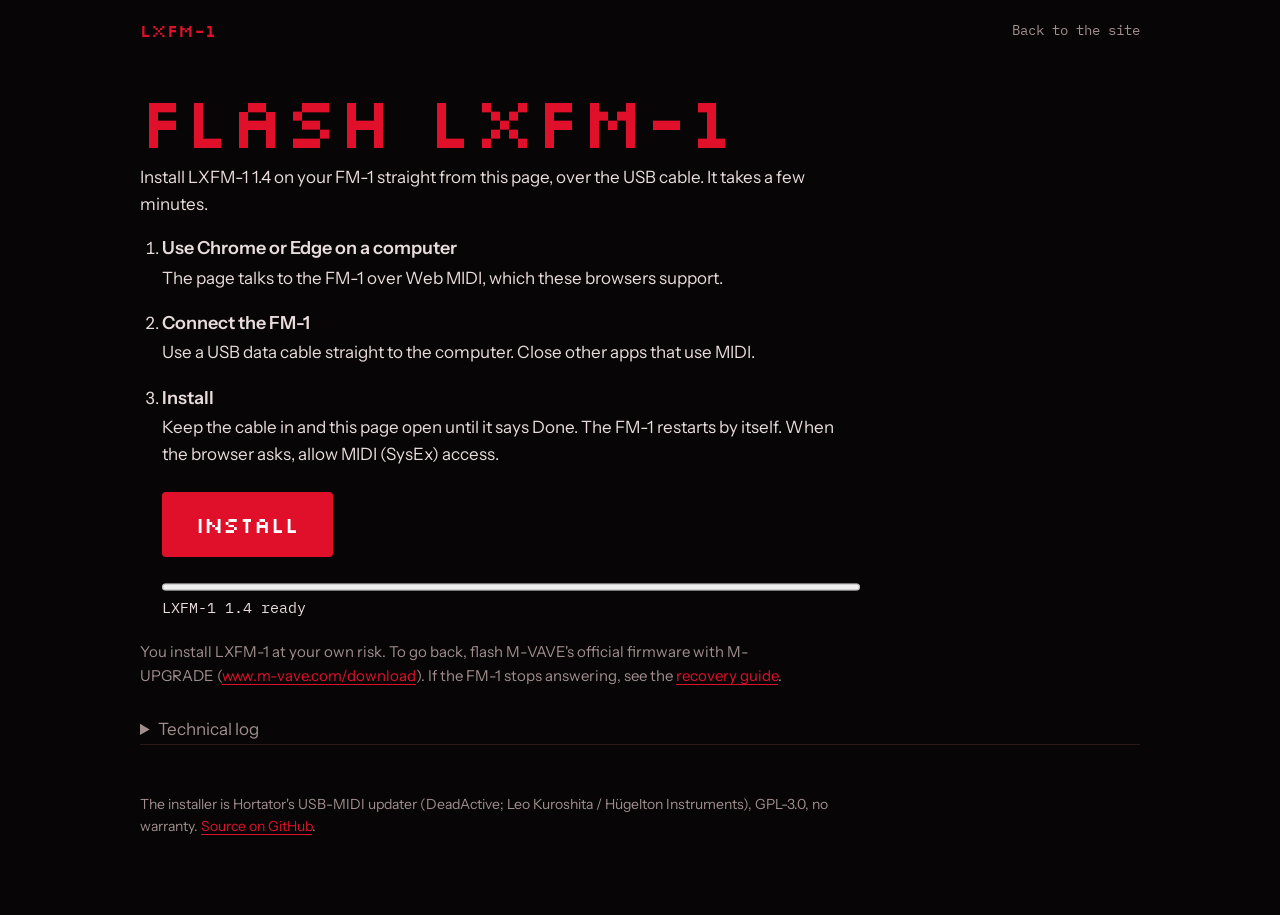
<file: flash.html>
<!DOCTYPE html>
<html lang="en">
<head>
<meta charset="utf-8">
<meta name="viewport" content="width=device-width, initial-scale=1">
<title>Flash LXFM-1</title>
<link rel="preconnect" href="https://fonts.googleapis.com">
<link rel="preconnect" href="https://fonts.gstatic.com" crossorigin>
<link href="https://fonts.googleapis.com/css2?family=Silkscreen&family=IBM+Plex+Mono:wght@400;500&family=Instrument+Sans:wght@400;500;600&display=swap" rel="stylesheet">
<link rel="stylesheet" href="style.css">
<style>
  .flash { max-width: 720px; }
  .flash ol { padding-left: 22px; }
  .flash li { margin-bottom: 18px; }
  .flash li h3 { font: 600 18px/1.3 var(--body); margin: 0 0 4px; }
  #go { font: 22px var(--display); padding: 18px 34px; background: var(--red); color: #fff; border: 0; border-radius: 4px;
    cursor: pointer; margin: 10px 0 14px; }
  #go:disabled { background: #3a1a1e; color: #8a7070; cursor: default; }
  #go:not(:disabled):hover { filter: brightness(1.15); }
  progress { width: 100%; height: 14px; accent-color: var(--red); }
  #status { font: 15px var(--mono); color: var(--text); min-height: 1.6em; }
  .risk { color: var(--muted); font-size: 15px; }
  details { margin-top: 28px; color: var(--muted); }
  pre { background: #000; border: 1px solid var(--line); padding: 12px; font: 12px/1.5 var(--mono); color: var(--red);
    max-height: 260px; overflow: auto; white-space: pre-wrap; }
</style>
</head>
<body>
<div class="wrap">
  <header class="top">
    <a class="brand" href="./">LXFM-1</a>
    <nav aria-label="Sections"><a href="./">Back to the site</a></nav>
  </header>
  <main class="flash">
    <h1 style="font: clamp(40px, 9vw, 72px)/1 var(--display); color: var(--red); margin: 24px 0 8px;">Flash LXFM-1</h1>
    <p>Install LXFM-1 1.4 on your FM-1 straight from this page, over the USB cable. It takes a few minutes.</p>
    <ol>
      <li><h3>Use Chrome or Edge on a computer</h3><p>The page talks to the FM-1 over Web MIDI, which these browsers support.</p></li>
      <li><h3>Connect the FM-1</h3><p>Use a USB data cable straight to the computer. Close other apps that use MIDI.</p></li>
      <li><h3>Install</h3>
        <p>Keep the cable in and this page open until it says Done. The FM-1 restarts by itself. When the browser asks, allow MIDI (SysEx) access.</p>
        <button id="go" disabled>Install</button>
        <progress id="bar" max="100" value="0"></progress>
        <p id="status" role="status">Loading the firmware…</p>
      </li>
    </ol>
    <p class="risk">You install LXFM-1 at your own risk. To go back, flash M-VAVE's official firmware with M-UPGRADE (<a href="https://www.m-vave.com/download">www.m-vave.com/download</a>). If the FM-1 stops answering, see the <a href="https://github.com/DeadActive/hortator/blob/main/docs/RECOVERY.md">recovery guide</a>.</p>
    <details>
      <summary>Technical log</summary>
      <pre id="log"></pre>
    </details>
  </main>
  <footer>
    <p>The installer is Hortator's USB-MIDI updater (DeadActive; Leo Kuroshita / Hügelton Instruments), GPL-3.0, no warranty.
      <a href="https://github.com/Narti-Live/lxfm-1">Source on GitHub</a>.</p>
  </footer>
</div>
<script type="module" src="flash.js"></script>
<script src="counter.js"></script>
</body>
</html>
</file>
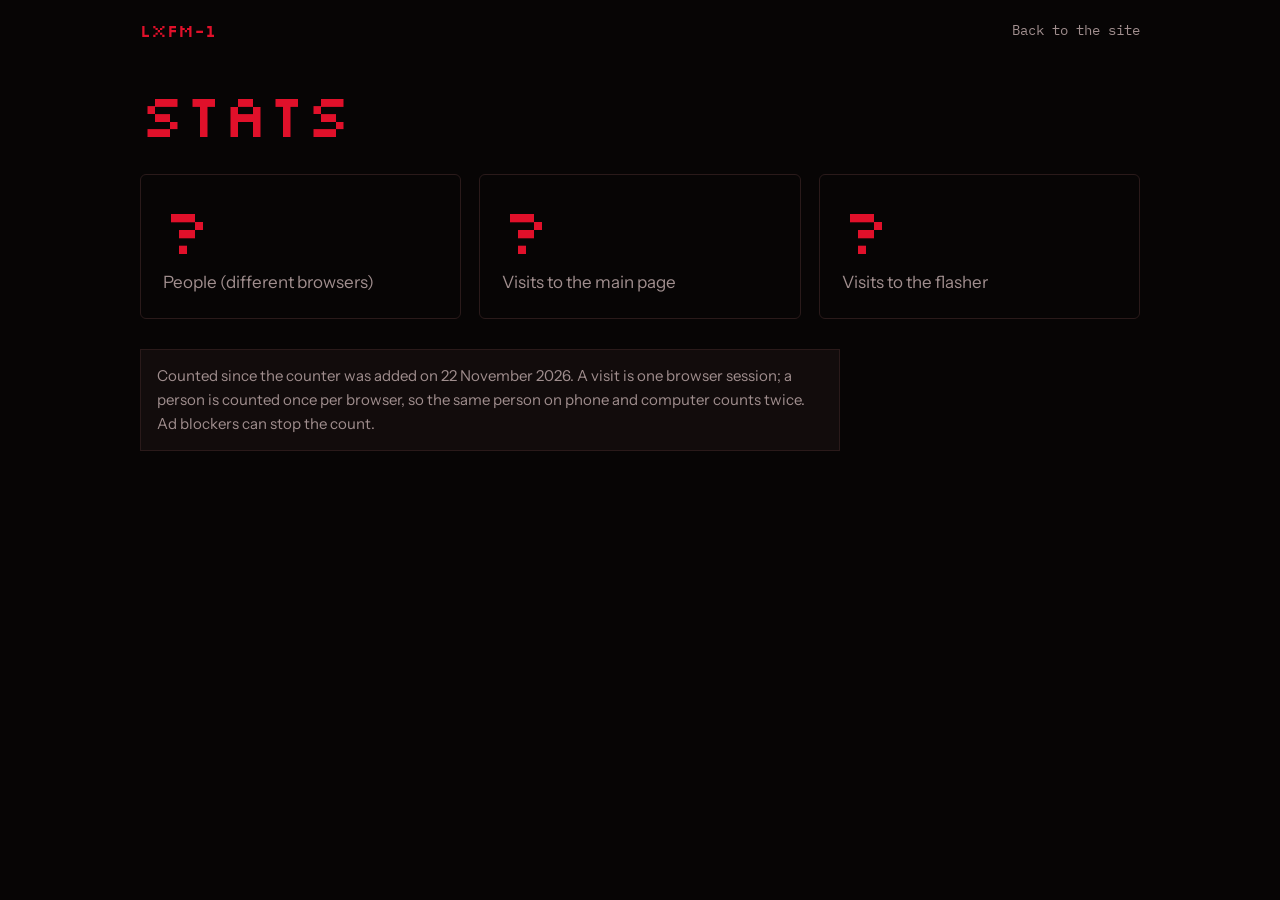
<file: stats.html>
<!DOCTYPE html>
<html lang="en">
<head>
<meta charset="utf-8">
<meta name="viewport" content="width=device-width, initial-scale=1">
<meta name="robots" content="noindex">
<title>LXFM-1 stats</title>
<link href="https://fonts.googleapis.com/css2?family=Silkscreen&family=IBM+Plex+Mono:wght@400;500&family=Instrument+Sans:wght@400;500;600&display=swap" rel="stylesheet">
<link rel="stylesheet" href="style.css">
<style>
  .stats { display: grid; grid-template-columns: repeat(auto-fit, minmax(200px, 1fr)); gap: 18px; margin: 30px 0; }
  .stat { border: 1px solid var(--line); border-radius: 6px; padding: 22px; }
  .stat b { display: block; font: clamp(40px, 10vw, 64px)/1 var(--display); color: var(--red); margin-bottom: 8px; }
  .stat span { color: var(--muted); }
</style>
</head>
<body>
<div class="wrap">
  <header class="top"><a class="brand" href="./">LXFM-1</a><nav><a href="./">Back to the site</a></nav></header>
  <main>
    <h1 style="font: clamp(36px, 8vw, 60px)/1 var(--display); color: var(--red); margin: 24px 0 0;">Stats</h1>
    <div class="stats">
      <div class="stat"><b id="visitors">…</b><span>People (different browsers)</span></div>
      <div class="stat"><b id="home-visits">…</b><span>Visits to the main page</span></div>
      <div class="stat"><b id="flash-visits">…</b><span>Visits to the flasher</span></div>
    </div>
    <p class="note">Counted since the counter was added on 22 November 2026. A visit is one browser session; a person is counted once per browser, so the same person on phone and computer counts twice. Ad blockers can stop the count.</p>
  </main>
</div>
<script>
  ["visitors", "home-visits", "flash-visits"].forEach(function (k) {
    fetch("https://abacus.jasoncameron.dev/get/narti-live-lxfm1/" + k)
      .then(function (r) { return r.ok ? r.json() : { value: 0 }; })
      .then(function (d) { document.getElementById(k).textContent = d.value || 0; })
      .catch(function () { document.getElementById(k).textContent = "?"; });
  });
</script>
</body>
</html>
</file>
<file: style.css>
:root {
  /* one visual world: the FM-1's red-on-black screen. Layout: a hardware strip as the hero, then a spec sheet */
  --bg: #070505;
  --panel: #120c0c;
  --line: #2a1a1a;
  --red: #e0102a;
  --red-dim: #5a0d16;
  --text: #e9dcdc;
  --muted: #a08e8e;
  --display: "Silkscreen", "Courier New", monospace;
  --mono: "IBM Plex Mono", ui-monospace, Menlo, monospace;
  --body: "Instrument Sans", system-ui, -apple-system, "Segoe UI", sans-serif;
  color-scheme: dark;
}
* { box-sizing: border-box; }
html, body { margin: 0; }
body { background: var(--bg); color: var(--text); font: 17px/1.6 var(--body); }
a { color: var(--red); text-underline-offset: 3px; }
a:focus-visible, button:focus-visible { outline: 2px solid var(--red); outline-offset: 3px; }
.wrap { max-width: 1040px; margin: 0 auto; padding: 0 20px; }
h1, h2, h3 { text-wrap: balance; font-weight: 400; }
h2 { font: 26px/1.2 var(--display); color: var(--red); margin: 0 0 18px; letter-spacing: 0.02em; }
h3 { font: 600 18px/1.3 var(--body); margin: 0 0 6px; }
p { max-width: 65ch; margin: 0 0 14px; }
.mono { font-family: var(--mono); }
section { padding: 64px 0; border-top: 1px solid var(--line); }

/* top bar */
.top { display: flex; justify-content: space-between; align-items: center; gap: 16px; padding: 18px 0; flex-wrap: wrap; }
.brand { font: 18px var(--display); color: var(--red); text-decoration: none; }
.top nav { display: flex; gap: 18px; flex-wrap: wrap; font: 14px var(--mono); }
.top nav a { color: var(--muted); text-decoration: none; }
.top nav a:hover { color: var(--text); }

/* hero */
.hero { padding: 40px 0 56px; }
.hero h1 { font: clamp(56px, 13vw, 132px)/0.9 var(--display); color: var(--red); margin: 0; letter-spacing: -0.01em;
  text-shadow: 0 0 24px rgba(224, 16, 42, 0.35); }
.hero .sub { font: 500 clamp(19px, 2.6vw, 24px)/1.35 var(--body); margin: 18px 0 8px; max-width: 34ch; }
.hero .by { color: var(--muted); margin: 0 0 28px; }
.cta { display: flex; gap: 12px; flex-wrap: wrap; }
.btn { display: inline-flex; align-items: center; gap: 8px; padding: 12px 18px; border: 1px solid var(--red);
  color: var(--text); text-decoration: none; font: 500 15px var(--mono); border-radius: 2px; }
.btn.primary { background: var(--red); color: #fff; }
.btn:hover { filter: brightness(1.15); }

/* the hardware strip */
.machine { margin-top: 40px; background: var(--panel); border: 1px solid var(--line); border-radius: 6px; padding: 18px; }
.lcd { background: #000; border: 1px solid #1d0f0f; padding: 14px 16px; font: 15px/1.5 var(--mono); color: var(--red);
  display: flex; justify-content: space-between; flex-wrap: wrap; gap: 8px; margin-bottom: 16px; }
.lcd b { font-family: var(--display); font-weight: 400; }
.rows { display: grid; gap: 6px; overflow-x: auto; }
.row { display: grid; grid-template-columns: 64px repeat(16, minmax(14px, 1fr)); gap: 4px; align-items: center; min-width: 420px; }
.row .nm { font: 11px var(--mono); color: var(--muted); }
.row.sel .nm { color: var(--red); }
.cell { height: 16px; border-radius: 2px; background: #1a1010; }
.cell.on { background: var(--red-dim); }
.cell.on.hit { background: var(--red); box-shadow: 0 0 10px rgba(224, 16, 42, 0.6); }
.cell.ph { outline: 1px solid #4a2a2a; }
.legend { margin-top: 12px; font: 12px var(--mono); color: var(--muted); }

/* 3D stage */
.stage { position: relative; height: clamp(300px, 46vw, 460px); border-radius: 4px; overflow: hidden;
  background: radial-gradient(120% 90% at 50% 10%, #1c0709 0%, #070505 70%); touch-action: pan-y; cursor: grab; }
.stage canvas { position: absolute; inset: 0; width: 100%; height: 100%; display: block; }
.stage .rows { position: absolute; inset: 0; padding: 18px; display: none; align-content: center; }
.stage.flat { height: auto; cursor: default; }
.stage.flat .rows { position: static; display: grid; }
.stage.flat canvas { display: none; }
/* cards tilt in 3D */
.tilt { transition: transform 0.25s ease, border-color 0.25s ease; transform-style: preserve-3d; will-change: transform; }
.tilt:hover { border-left-color: #ff3048; }
.hero h1 { background: linear-gradient(180deg, #ff4a5c 0%, var(--red) 55%, #8c0a19 100%); -webkit-background-clip: text;
  background-clip: text; color: transparent; }
@media (prefers-reduced-motion: reduce) { .tilt { transition: none; } }

/* grids */
.cols { display: grid; grid-template-columns: repeat(auto-fit, minmax(260px, 1fr)); gap: 28px; }
.card { border-left: 2px solid var(--red); padding-left: 16px; }
.card p { color: var(--muted); font-size: 16px; }
table { width: 100%; border-collapse: collapse; font-size: 15px; }
th, td { text-align: left; padding: 10px 12px 10px 0; border-bottom: 1px solid var(--line); vertical-align: top; }
th { font: 500 12px var(--mono); color: var(--muted); text-transform: uppercase; letter-spacing: 0.06em; }
td:first-child { font-family: var(--mono); color: var(--red); white-space: nowrap; }
.scroll { overflow-x: auto; }
.keys { display: grid; grid-template-columns: repeat(11, minmax(48px, 1fr)); gap: 6px; min-width: 560px; margin: 8px 0 18px; }
.key { background: #000; border: 1px solid var(--line); padding: 10px 6px; text-align: center; font: 11px/1.3 var(--mono); color: var(--muted); }
.key b { display: block; color: var(--red); font: 12px var(--display); font-weight: 400; margin-bottom: 4px; }
ol.steps { padding-left: 22px; max-width: 65ch; }
ol.steps li { margin-bottom: 10px; }
.note { border: 1px solid var(--line); background: var(--panel); padding: 14px 16px; font-size: 15px; color: var(--muted); max-width: 70ch; }
.midi { font-variant-numeric: tabular-nums; }
.follow { display: grid; grid-template-columns: repeat(auto-fit, minmax(220px, 1fr)); gap: 14px; margin: 22px 0 0; max-width: 960px; }
.big { display: flex; align-items: center; gap: 16px; padding: 18px 22px; border: 2px solid var(--red); border-radius: 4px;
  color: var(--text); text-decoration: none; background: #0d0707; transition: background 0.15s; }
.big:hover { background: var(--red); color: #fff; }
.big svg { width: 40px; height: 40px; flex: none; fill: none; stroke: currentColor; stroke-width: 1.8; }
.big svg .dot { fill: currentColor; stroke: none; }
.big span { display: flex; flex-direction: column; font: 15px var(--mono); line-height: 1.3; }
.big b { font: 22px var(--display); font-weight: 400; color: var(--red); }
.big:hover b { color: #fff; }
footer .follow { margin: 14px 0 26px; }
footer { padding: 48px 0 64px; border-top: 1px solid var(--line); color: var(--muted); font-size: 14px; }
footer .social { display: flex; gap: 18px; margin: 10px 0 22px; flex-wrap: wrap; font: 15px var(--mono); }
footer p { max-width: 80ch; }
@media (max-width: 420px) { body { font-size: 16px; } section { padding: 48px 0; } }
@media (prefers-reduced-motion: reduce) { .cell.on.hit { box-shadow: none; } }
</file>
